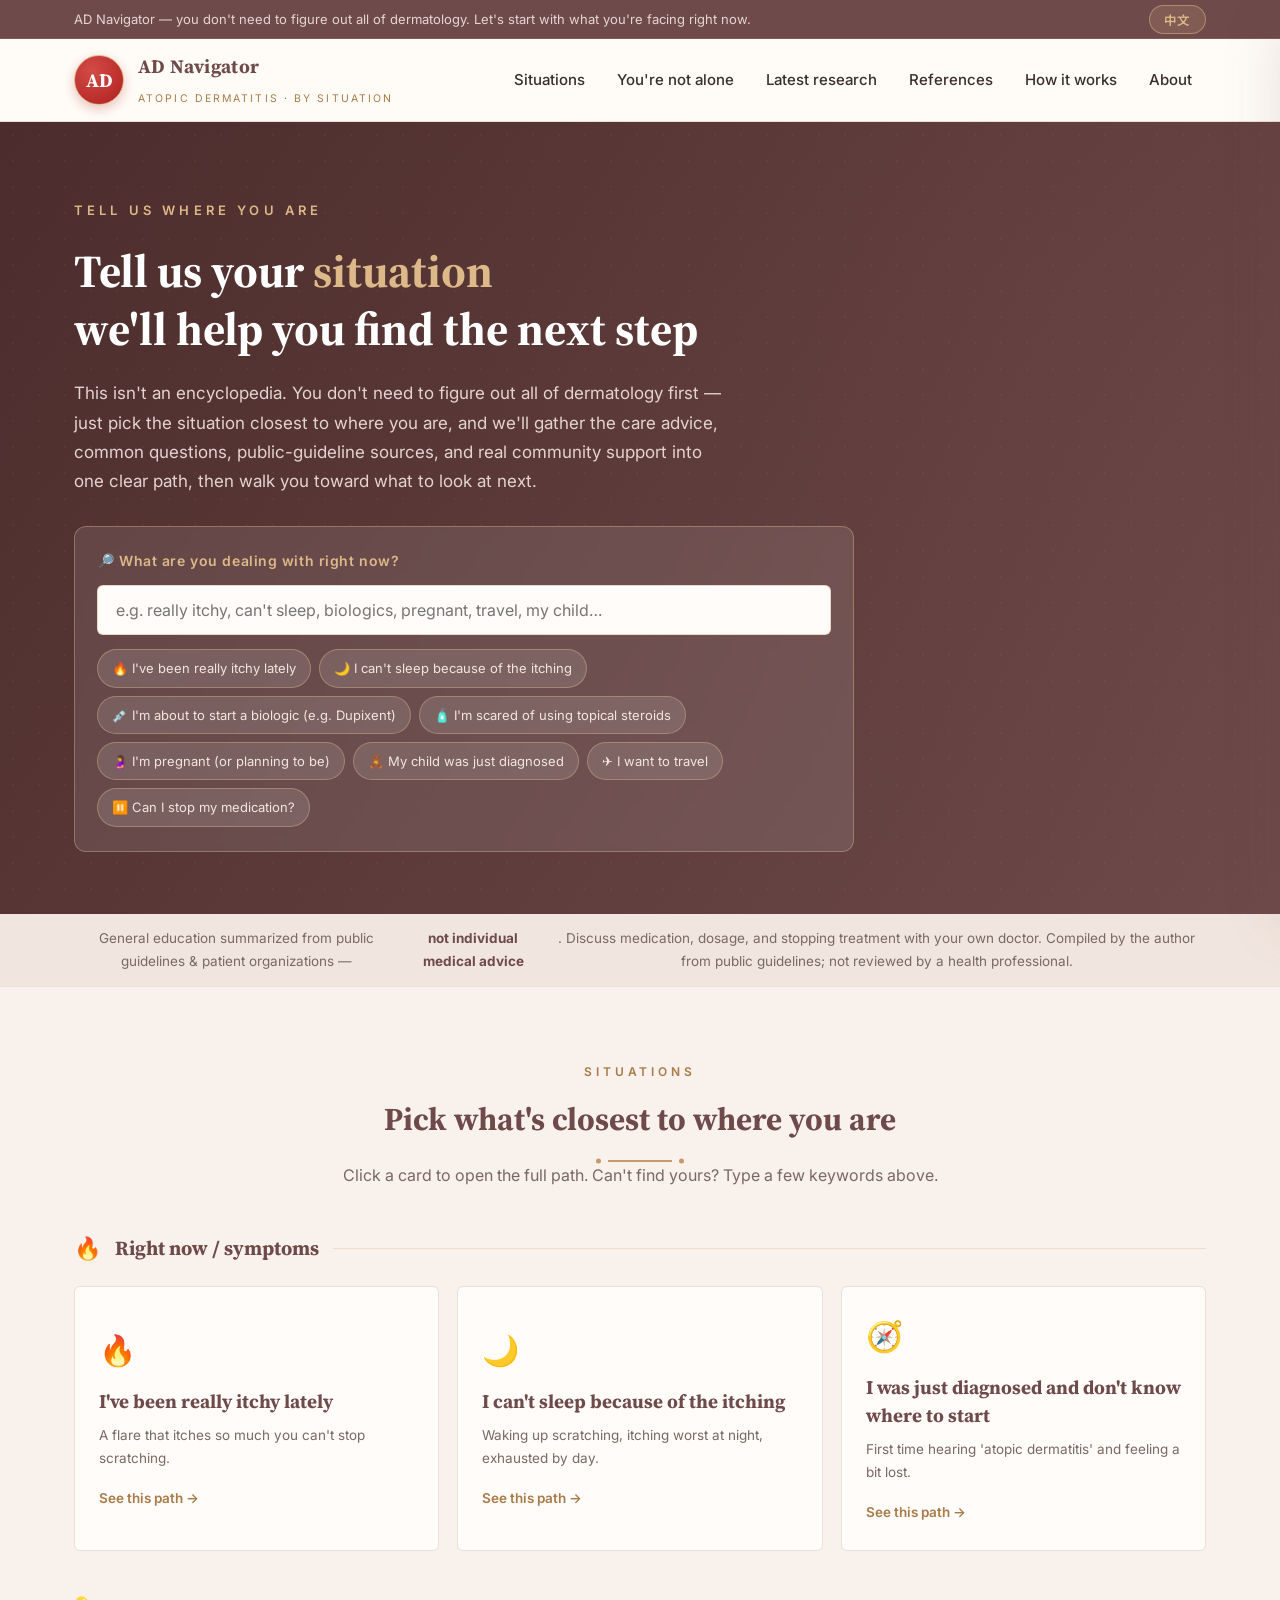
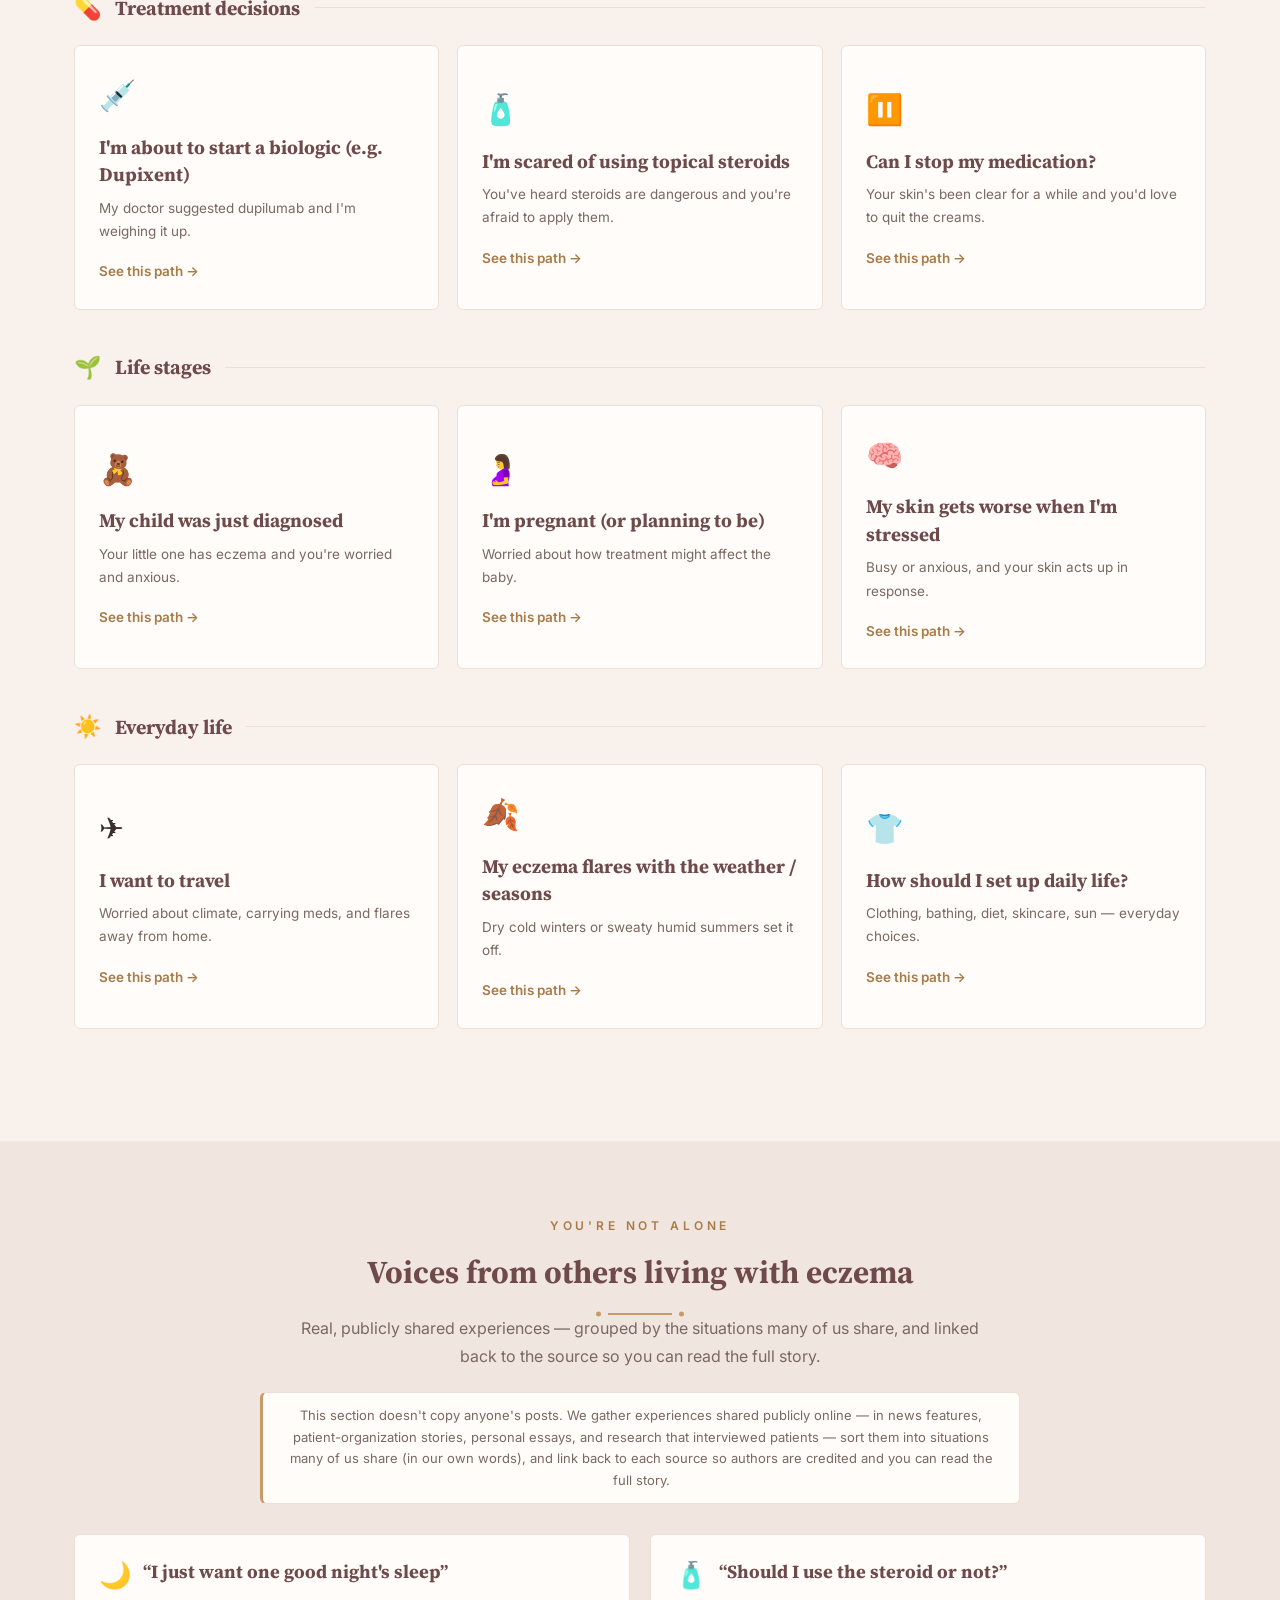
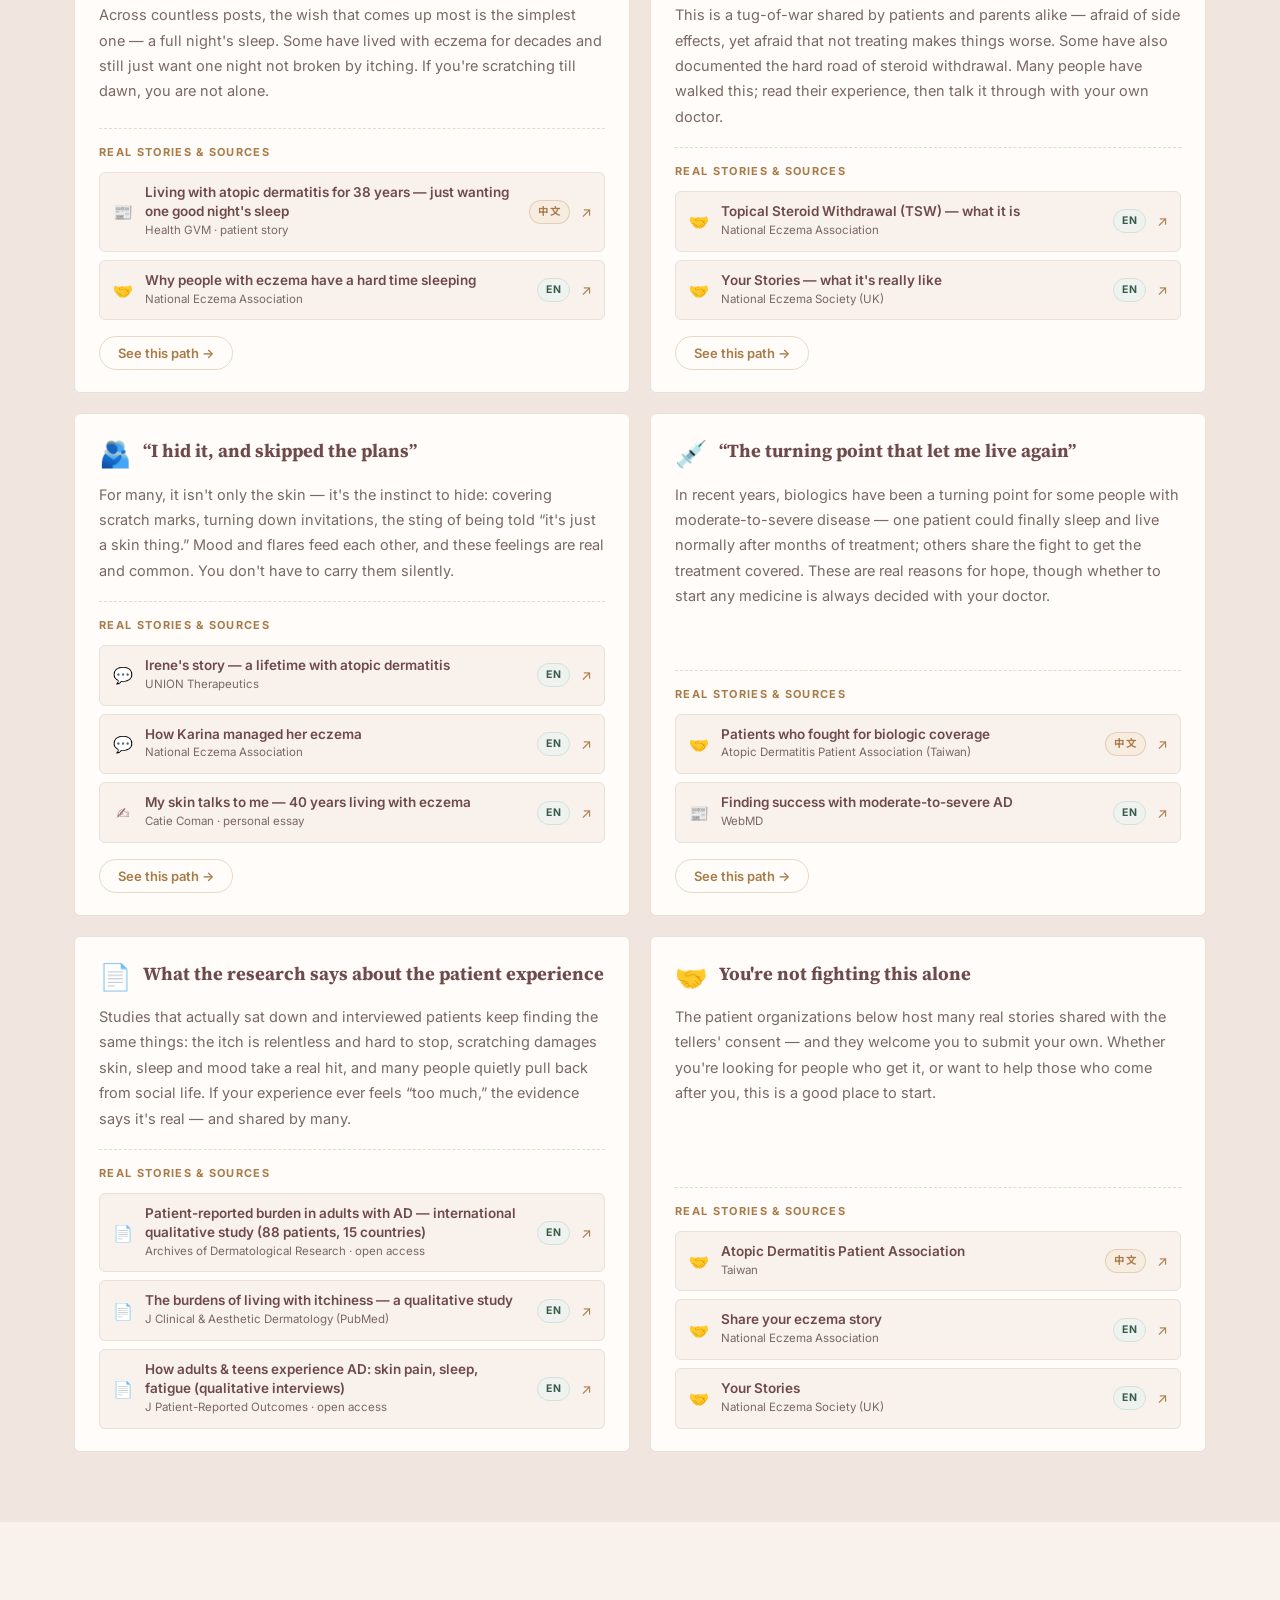
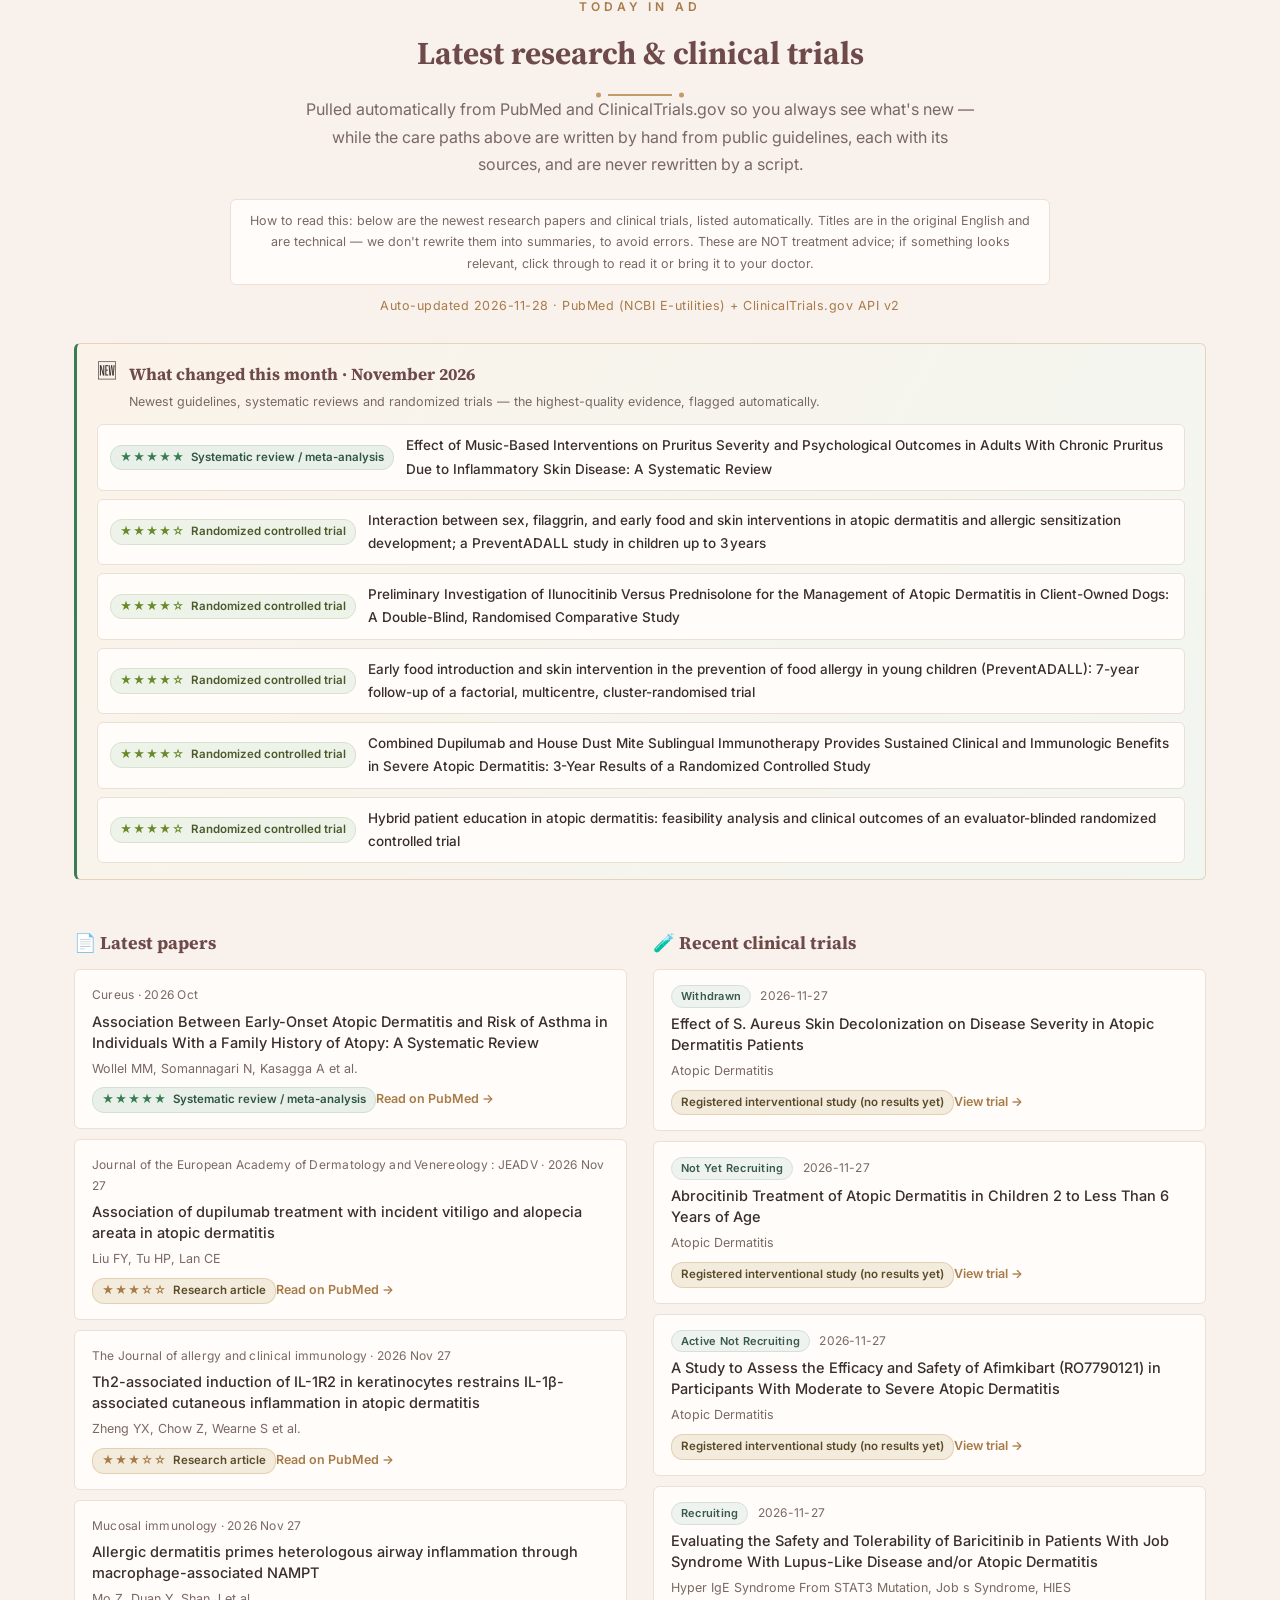
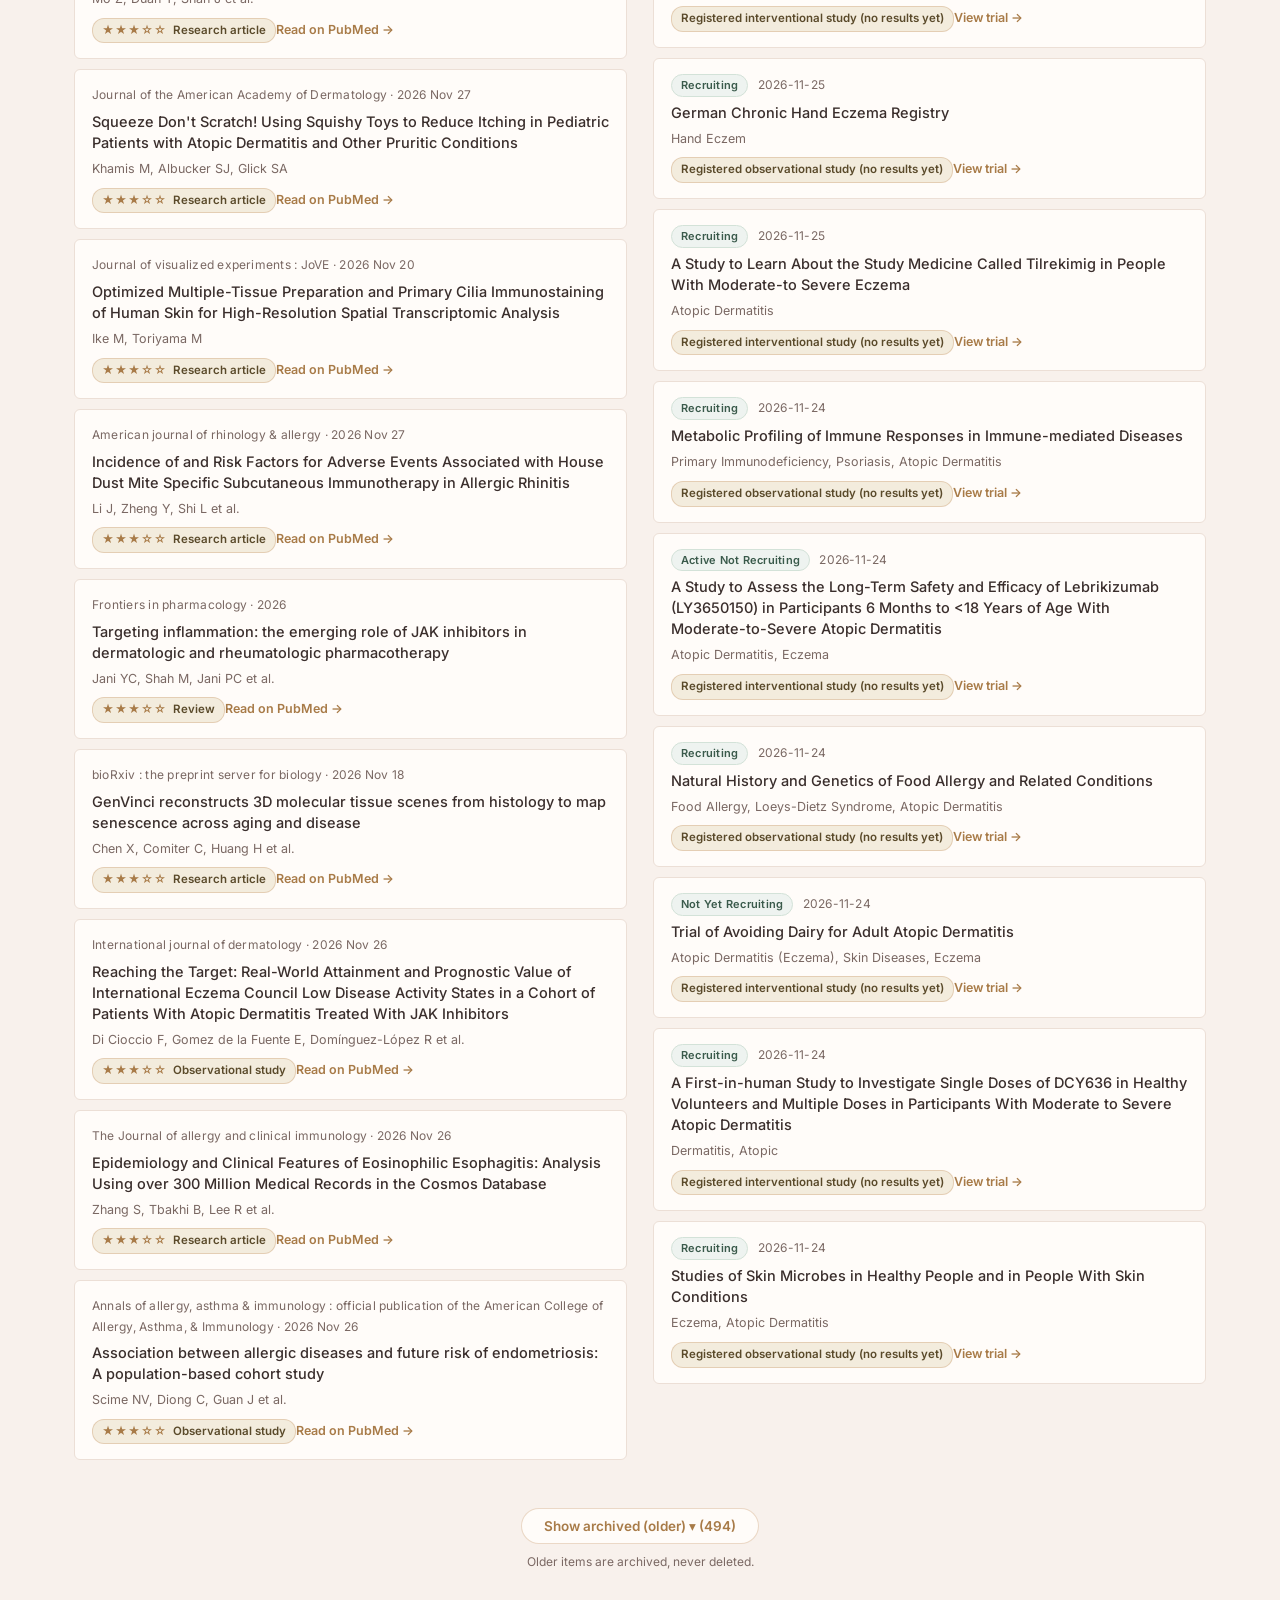
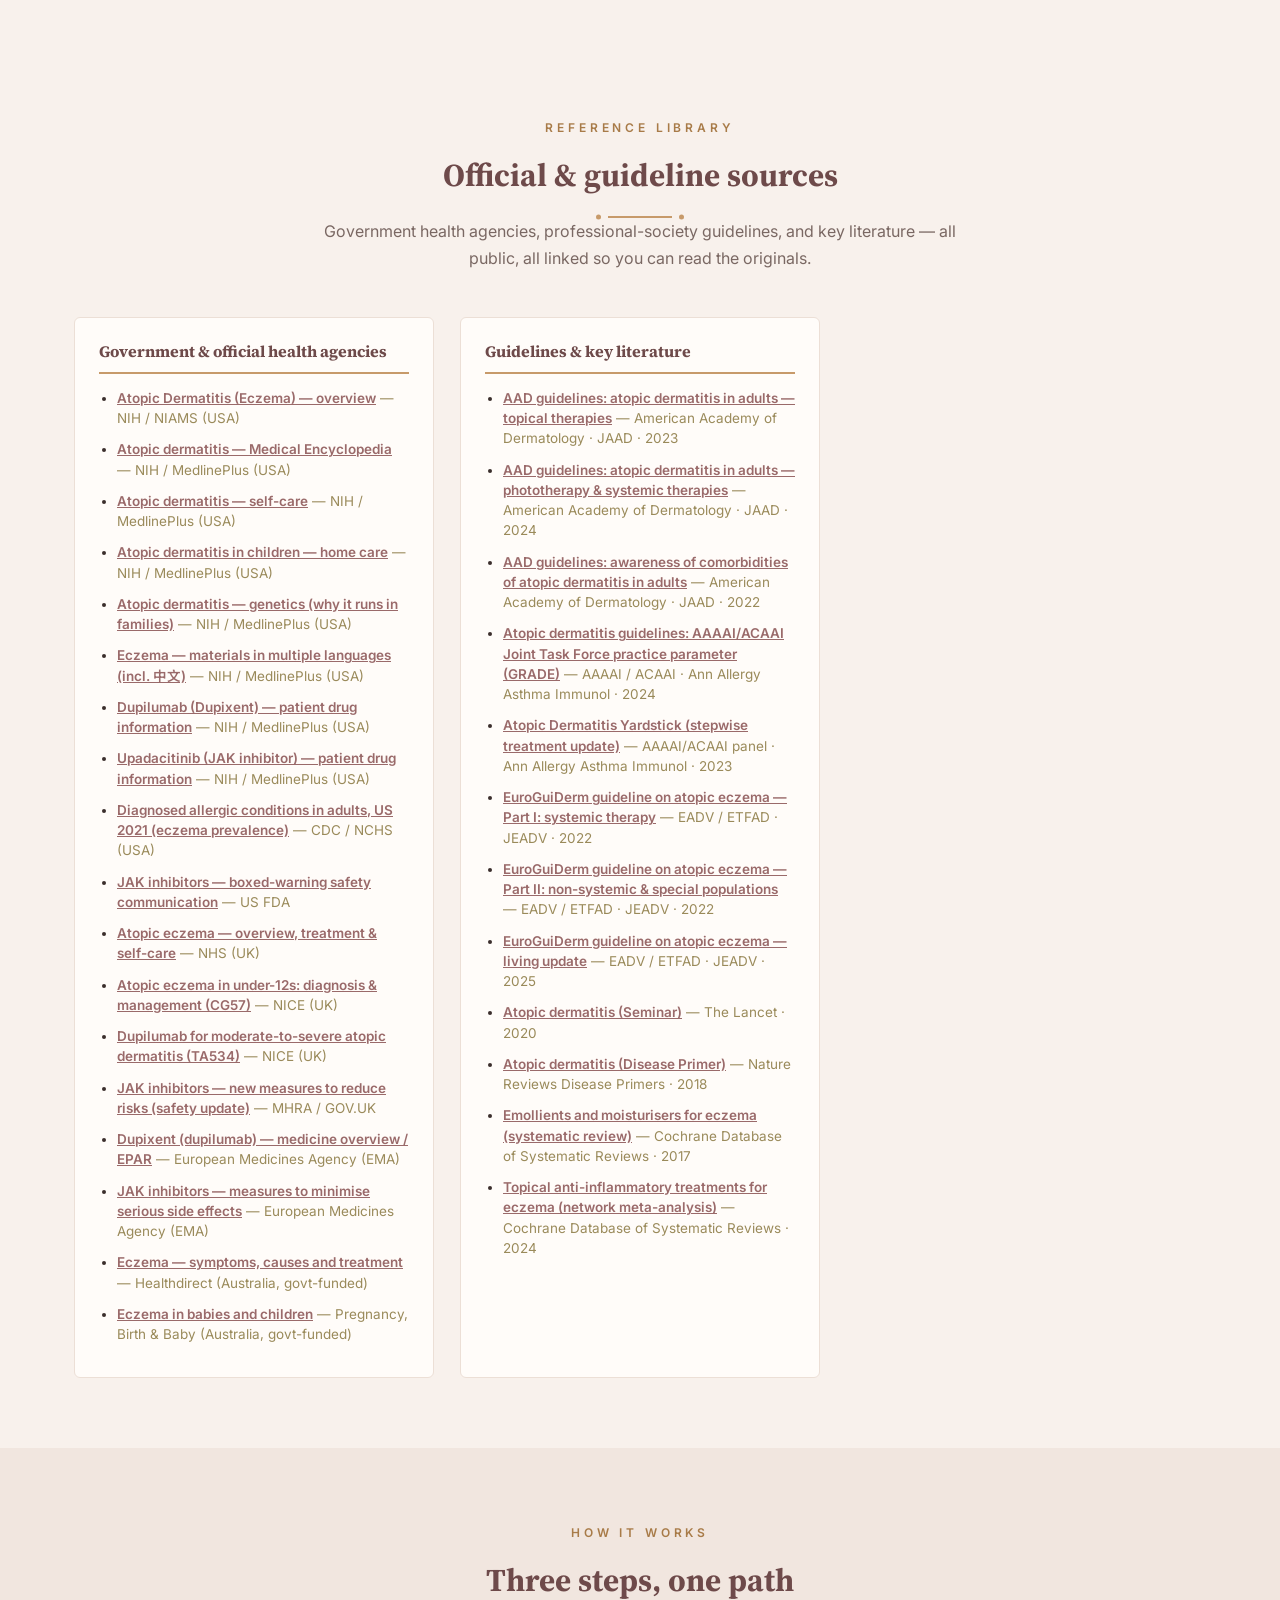
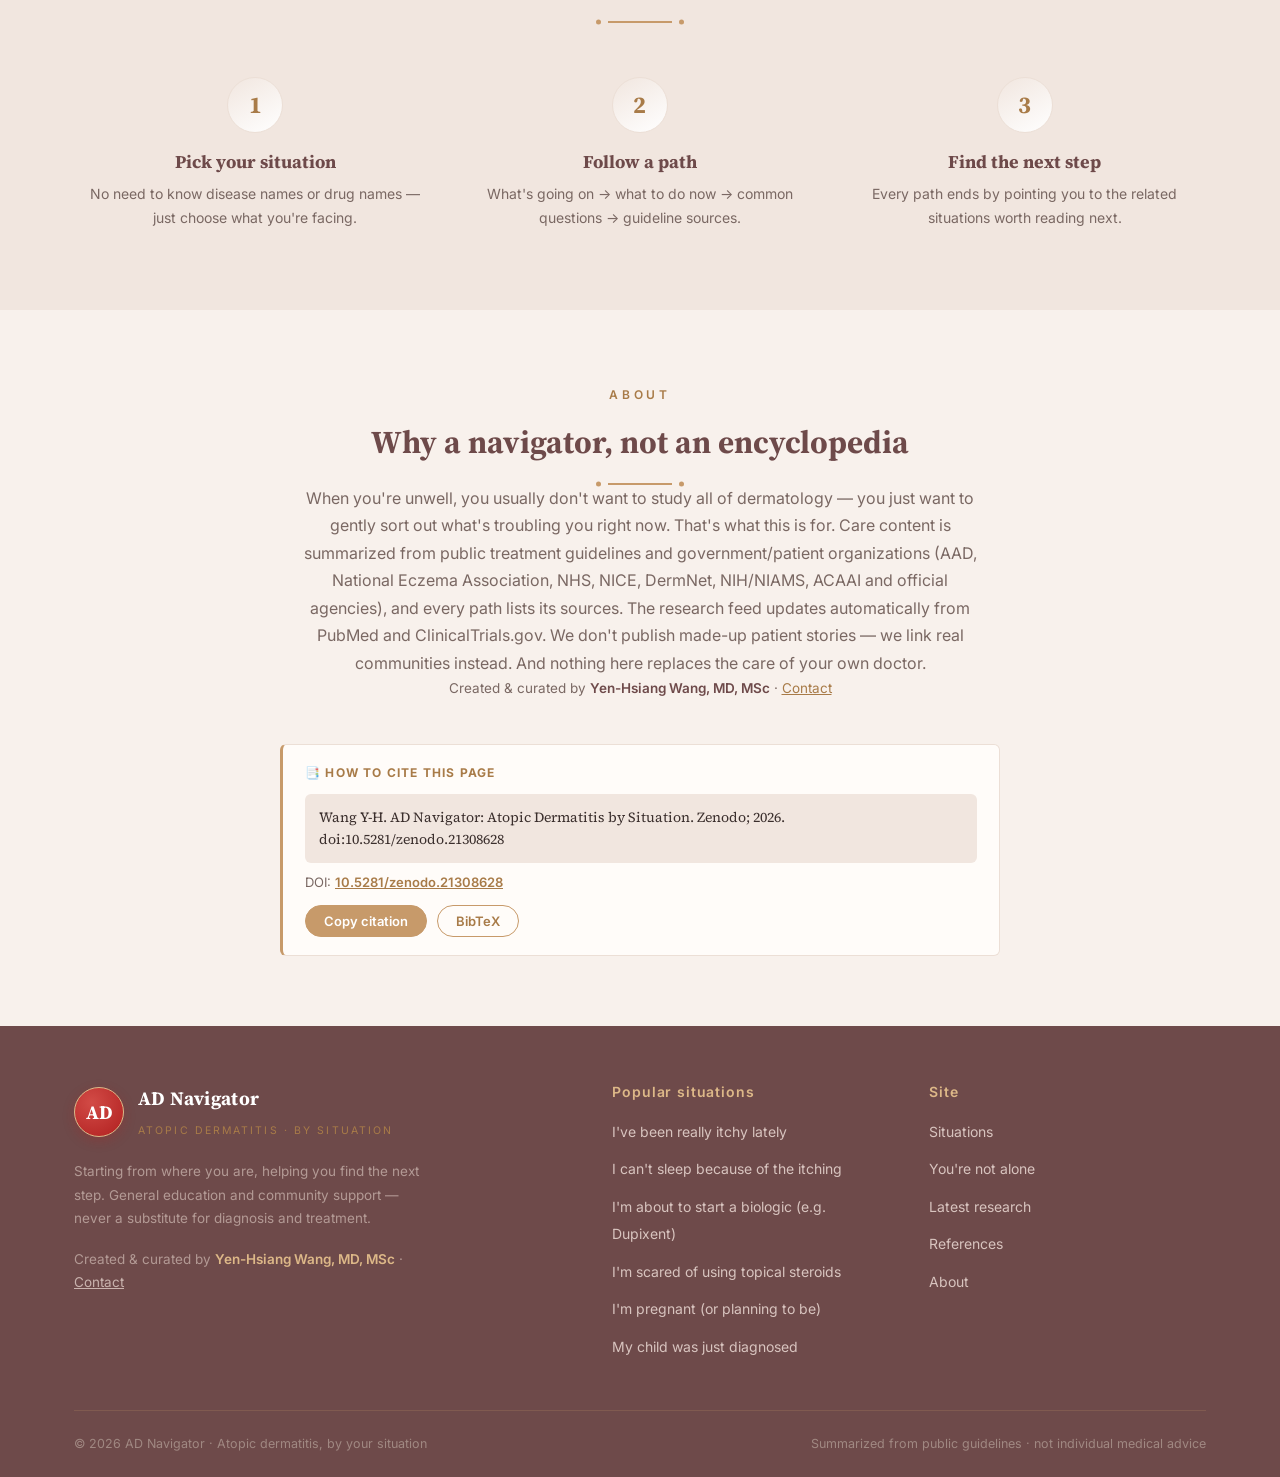
<file: index.html>
<!DOCTYPE html>
<html lang="en">
<head>
<meta charset="UTF-8" />
<meta name="viewport" content="width=device-width, initial-scale=1.0" />
<title>AD Navigator — Atopic Dermatitis, by your situation</title>
<meta name="description" content="Not an encyclopedia — a navigator. Pick your situation with eczema (atopic dermatitis) and get one clear, sourced path, in English or 繁體中文, plus a live feed of the latest research and official sources." />
<meta property="og:title" content="AD Navigator — Atopic Dermatitis, by your situation" />
<meta property="og:description" content="Pick where you are with eczema and get a clear, sourced path (EN / 中文) — plus live research and official government/guideline references." />
<meta property="og:type" content="website" />
<meta property="og:url" content="https://rogerking928.github.io/ad-navigator/" />
<meta name="theme-color" content="#6e4a4a" />
<link rel="canonical" href="https://rogerking928.github.io/ad-navigator/" />
<!-- Scholarly citation metadata (Highwire + Dublin Core) -->
<meta name="citation_title" content="AD Navigator: Atopic Dermatitis by Situation" />
<meta name="citation_author" content="Wang, Yen-Hsiang" />
<meta name="citation_publication_date" content="2026" />
<meta name="citation_doi" content="10.5281/zenodo.21308628" />
<meta name="citation_public_url" content="https://rogerking928.github.io/ad-navigator/" />
<meta name="DC.title" content="AD Navigator: Atopic Dermatitis by Situation" />
<meta name="DC.creator" content="Wang, Yen-Hsiang" />
<meta name="DC.date" content="2026" />
<meta name="DC.identifier" content="https://doi.org/10.5281/zenodo.21308628" />
<link rel="icon" href="favicon.svg" type="image/svg+xml" />
<link rel="preconnect" href="https://fonts.googleapis.com">
<link rel="preconnect" href="https://fonts.gstatic.com" crossorigin>
<link href="https://fonts.googleapis.com/css2?family=Inter:wght@400;500;600;700&family=Noto+Sans+TC:wght@400;500;700&family=Source+Serif+4:opsz,wght@8..60,600;8..60,700&display=swap" rel="stylesheet">
<link rel="stylesheet" href="assets/styles.css" />
</head>
<body>

<!-- topbar -->
<div class="topbar">
  <div class="wrap">
    <div data-i18n="topbar">AD Navigator</div>
    <div><button id="langBtn" class="lang-btn">中文</button></div>
  </div>
</div>

<!-- header -->
<header class="site-header">
  <div class="wrap nav">
    <div class="brand js-home">
      <span class="mark">AD</span>
      <span class="brand-text"><strong>AD Navigator</strong><span data-i18n="tagline">Atopic Dermatitis · by situation</span></span>
    </div>
    <nav class="nav-links">
      <a href="#scenarios" data-i18n="nav_scen">Situations</a>
      <a href="#voices" data-i18n="nav_voices">You're not alone</a>
      <a href="#latest" data-i18n="nav_latest">Latest research</a>
      <a href="#references" data-i18n="nav_refs">References</a>
      <a href="#how" data-i18n="nav_how">How it works</a>
      <a href="#about" data-i18n="nav_about">About</a>
    </nav>
  </div>
</header>

<!-- hero + finder -->
<section class="hero">
  <div class="wrap">
    <div class="hero-inner">
      <span class="eyebrow" data-i18n="hero_eyebrow">Tell us where you are</span>
      <h1 data-i18n-html="hero_h1">Tell us your <span class="accent">situation</span></h1>
      <p data-i18n="hero_p">This isn't an encyclopedia.</p>
      <div class="finder">
        <label data-i18n="finder_label">🔎 What are you dealing with right now?</label>
        <div class="search-wrap">
          <input id="scnSearch" type="text" placeholder="" autocomplete="off" />
          <div id="scnSuggest" class="suggest"></div>
        </div>
        <div class="quick" id="quickChips"></div>
      </div>
    </div>
  </div>
</section>

<!-- disclaimer -->
<div class="disclaimer-bar">
  <div class="wrap" data-i18n-html="disclaimer">⚕️ General education — not individual medical advice.</div>
</div>

<!-- scenarios -->
<section id="scenarios" class="section">
  <div class="wrap">
    <div class="section-head">
      <span class="eyebrow" data-i18n="scen_eyebrow">Situations</span>
      <h2 data-i18n="scen_h2">Pick what's closest to where you are</h2>
      <div class="gold-rule"></div>
      <p data-i18n="scen_p">Click a card to open the full path.</p>
    </div>
    <div id="scnContainer"></div>
    <div class="no-result" id="noResult" data-i18n="no_result">No matching situation.</div>
  </div>
</section>

<!-- you're not alone / patient voices -->
<section id="voices" class="section section--alt">
  <div class="wrap">
    <div class="section-head">
      <span class="eyebrow" data-i18n="voices_eye">You're not alone</span>
      <h2 data-i18n="voices_h2">Voices from others living with eczema</h2>
      <div class="gold-rule"></div>
      <p data-i18n="voices_p">Real, publicly shared experiences — grouped by situation, linked back to the source.</p>
    </div>
    <div class="voice-note" id="voiceNote"></div>
    <div class="voice-grid" id="voiceGrid"></div>
  </div>
</section>

<!-- latest research -->
<section id="latest" class="section">
  <div class="wrap">
    <div class="section-head">
      <span class="eyebrow" data-i18n="latest_eye">Today in AD</span>
      <h2 data-i18n="latest_h2">Latest research &amp; clinical trials</h2>
      <div class="gold-rule"></div>
      <p data-i18n="latest_p">Pulled automatically from PubMed and ClinicalTrials.gov.</p>
    </div>
    <div class="res-note" id="researchNote"></div>
    <div class="res-stamp" id="researchStamp"></div>
    <div class="res-grid" id="researchFeed"></div>
  </div>
</section>

<!-- references -->
<section id="references" class="section">
  <div class="wrap">
    <div class="section-head">
      <span class="eyebrow" data-i18n="refs_eye">Reference library</span>
      <h2 data-i18n="refs_h2">Official &amp; guideline sources</h2>
      <div class="gold-rule"></div>
      <p data-i18n="refs_p">Government health agencies, professional-society guidelines, and key literature.</p>
    </div>
    <div class="ref-grid" id="refsList"></div>
  </div>
</section>

<!-- how it works -->
<section id="how" class="section section--alt">
  <div class="wrap">
    <div class="section-head">
      <span class="eyebrow" data-i18n="how_eye">How it works</span>
      <h2 data-i18n="how_h2">Three steps, one path</h2>
      <div class="gold-rule"></div>
    </div>
    <div class="how-grid">
      <div class="how-card reveal"><div class="hn">1</div><h4 data-i18n="how_1t">Pick your situation</h4><p data-i18n="how_1p"></p></div>
      <div class="how-card reveal"><div class="hn">2</div><h4 data-i18n="how_2t">Follow a path</h4><p data-i18n="how_2p"></p></div>
      <div class="how-card reveal"><div class="hn">3</div><h4 data-i18n="how_3t">Find the next step</h4><p data-i18n="how_3p"></p></div>
    </div>
  </div>
</section>

<!-- about -->
<section id="about" class="section">
  <div class="wrap">
    <div class="section-head">
      <span class="eyebrow" data-i18n="about_eye">About</span>
      <h2 data-i18n="about_h2">Why a navigator, not an encyclopedia</h2>
      <div class="gold-rule"></div>
      <p data-i18n="about_p"></p>
      <p class="about-credit" data-i18n-html="foot_credit">Created &amp; curated by <b>Yen-Hsiang Wang, MD, MSc</b></p>
    </div>
    <div class="cite-box" id="citeBox"></div>
  </div>
</section>

<!-- path panel -->
<div class="path-overlay" id="pathOverlay"></div>
<aside class="path-panel" id="pathPanel" aria-hidden="true"></aside>

<!-- footer -->
<footer class="site-footer">
  <div class="wrap">
    <div class="footer-top">
      <div class="footer-brand">
        <div class="brand js-home">
          <span class="mark">AD</span>
          <span class="brand-text"><strong>AD Navigator</strong><span data-i18n="tagline">Atopic Dermatitis · by situation</span></span>
        </div>
        <p data-i18n="foot_tag">Starting from where you are.</p>
        <p class="footer-credit" data-i18n-html="foot_credit">Created &amp; curated by <b>Yen-Hsiang Wang, MD, MSc</b></p>
      </div>
      <div class="footer-col">
        <h4 data-i18n="foot_popular">Popular situations</h4>
        <ul id="footerScn"></ul>
      </div>
      <div class="footer-col">
        <h4 data-i18n="foot_site">Site</h4>
        <ul>
          <li><a href="#scenarios" data-i18n="nav_scen">Situations</a></li>
          <li><a href="#voices" data-i18n="nav_voices">You're not alone</a></li>
          <li><a href="#latest" data-i18n="nav_latest">Latest research</a></li>
          <li><a href="#references" data-i18n="nav_refs">References</a></li>
          <li><a href="#about" data-i18n="nav_about">About</a></li>
        </ul>
      </div>
    </div>
    <div class="footer-bottom">
      <span data-i18n="foot_copy">© 2026 AD Navigator</span>
      <span data-i18n="foot_note">Summarized from public guidelines · not individual medical advice</span>
    </div>
  </div>
</footer>

<script src="data/content.js"></script>
<script src="data/voices.js"></script>
<script src="data/research.js"></script>
<script src="data/references.js"></script>
<script src="assets/app.js"></script>
</body>
</html>
</file>
<file: assets/styles.css>
/* ============================================================
   AD Navigator — styles
   Design language carried over from "AD Journey":
   nude-rose palette — cream #f8f1ec + mauve-brown #6e4a4a + rose-gold #c79a6a
   ============================================================ */
:root{
  --pine:#6e4a4a; --pine-2:#815757; --pine-soft:#9a6a6a;
  --brass:#c79a6a; --brass-soft:#ddb888; --brass-deep:#a87b48;
  --clay:#b98a8a;
  --cream:#f8f1ec; --cream-2:#f1e6df; --paper:#fffcf9;
  --ink:#3a2e2c; --ink-soft:#7a6863;
  --line:#ecdfd6; --line-dark:rgba(199,154,106,.36);
  --serif:"Source Serif 4","Noto Serif TC",Georgia,"Times New Roman",serif;
  --sans:"Inter","Noto Sans TC",system-ui,-apple-system,"Segoe UI",sans-serif;
  --shadow:0 2px 10px rgba(110,74,74,.05),0 14px 36px rgba(110,74,74,.08);
  --shadow-lg:0 22px 56px rgba(110,74,74,.16);
  --radius:6px; --wrap:1180px;
}
*{box-sizing:border-box;}
html{scroll-behavior:smooth;}
body{margin:0;font-family:var(--sans);color:var(--ink);background:var(--cream);line-height:1.72;font-size:16px;-webkit-font-smoothing:antialiased;}
h1,h2,h3,h4{font-family:var(--serif);color:var(--pine);font-weight:700;line-height:1.4;}
a{color:var(--pine-soft);text-decoration:none;transition:color .2s;}
a:hover{color:var(--brass-deep);}
.wrap{max-width:var(--wrap);margin:0 auto;padding:0 24px;}
.muted{color:var(--ink-soft);}

/* buttons */
.btn{display:inline-flex;align-items:center;gap:8px;font-family:var(--sans);font-weight:600;font-size:15px;padding:12px 26px;border-radius:var(--radius);cursor:pointer;border:1px solid transparent;transition:all .22s;letter-spacing:.01em;}
.btn--gold{background:var(--brass);color:#fff;}
.btn--gold:hover{background:var(--brass-soft);color:var(--pine);transform:translateY(-2px);box-shadow:0 8px 20px rgba(176,138,79,.28);}
.btn--outline{background:transparent;border-color:var(--brass);color:var(--brass-deep);}
.btn--outline:hover{background:rgba(176,138,79,.14);}

/* section heads */
.gold-rule{width:64px;height:2px;background:var(--brass);margin:18px auto 0;position:relative;}
.gold-rule::before,.gold-rule::after{content:"";position:absolute;top:50%;width:5px;height:5px;background:var(--brass);border-radius:50%;transform:translateY(-50%);}
.gold-rule::before{left:-12px;} .gold-rule::after{right:-12px;}

/* topbar */
.topbar{background:var(--pine);color:#e6d6d2;font-size:13px;border-bottom:1px solid rgba(199,154,106,.22);}
.topbar .wrap{display:flex;justify-content:space-between;align-items:center;height:38px;}
.topbar a{color:#e6d6d2;} .topbar a:hover{color:var(--brass-soft);}
.topbar .lang{color:var(--brass-soft);font-weight:600;letter-spacing:.05em;}

/* header */
.site-header{background:rgba(255,253,249,.9);backdrop-filter:saturate(140%) blur(8px);border-bottom:1px solid var(--line);position:sticky;top:0;z-index:100;}
.nav{display:flex;align-items:center;justify-content:space-between;height:82px;}
.brand{display:flex;align-items:center;gap:14px;cursor:pointer;}
.brand .mark{width:50px;height:50px;border-radius:50%;background:radial-gradient(circle at 35% 30%,#d24b46,#b01f1f);display:grid;place-items:center;color:#fff;font-family:var(--serif);font-weight:700;font-size:19px;border:1.5px solid var(--brass-soft);flex-shrink:0;box-shadow:0 4px 12px rgba(176,31,31,.28);}
.brand .brand-text strong{font-family:var(--serif);font-size:19px;color:var(--pine);display:block;letter-spacing:.02em;}
.brand .brand-text span{font-size:10.5px;letter-spacing:.2em;color:var(--brass-deep);text-transform:uppercase;}
.nav-links{display:flex;gap:4px;align-items:center;}
.nav-links a{padding:10px 14px;font-size:15px;font-weight:500;color:var(--ink);border-radius:var(--radius);}
.nav-links a:hover{color:var(--brass-deep);}

/* hero */
.hero{position:relative;color:#eef3ef;overflow:hidden;background:linear-gradient(125deg,rgba(74,42,42,.95),rgba(110,74,74,.86)),radial-gradient(circle at 80% 18%,rgba(199,154,106,.24),transparent 46%),var(--pine);}
.hero::after{content:"";position:absolute;inset:0;background-image:radial-gradient(rgba(199,154,106,.13) 1px,transparent 1.4px);background-size:26px 26px;opacity:.5;pointer-events:none;}
.hero .wrap{position:relative;z-index:2;padding:74px 24px 62px;}
.hero-inner{max-width:780px;}
.hero .eyebrow{color:var(--brass-soft);letter-spacing:.32em;font-size:13px;font-weight:600;text-transform:uppercase;}
.hero h1{color:#fff;font-size:46px;line-height:1.28;margin:18px 0 20px;}
.hero h1 .accent{color:var(--brass-soft);}
.hero p{font-size:17px;color:#e4d4cf;max-width:660px;margin:0 0 30px;}

.finder{background:rgba(255,253,249,.1);border:1px solid rgba(221,184,136,.4);border-radius:12px;padding:22px 22px 24px;backdrop-filter:blur(3px);}
.finder label{display:block;font-size:14px;color:var(--brass-soft);font-weight:600;letter-spacing:.04em;margin-bottom:12px;}
.search-wrap{position:relative;}
.finder input{width:100%;font-family:var(--sans);font-size:16px;padding:14px 18px;border-radius:var(--radius);border:1px solid var(--line-dark);background:var(--paper);color:var(--ink);}
.finder input:focus{outline:none;border-color:var(--brass);box-shadow:0 0 0 3px rgba(199,154,106,.25);}
.suggest{display:none;position:absolute;top:calc(100% + 6px);left:0;right:0;background:var(--paper);border:1px solid var(--line-dark);border-radius:var(--radius);box-shadow:var(--shadow-lg);z-index:40;max-height:340px;overflow-y:auto;text-align:left;}
.suggest.open{display:block;}
.suggest-item{display:flex;align-items:center;gap:12px;padding:12px 16px;cursor:pointer;border-bottom:1px solid var(--line);}
.suggest-item:last-child{border-bottom:none;}
.suggest-item:hover{background:var(--cream-2);}
.suggest-item .si-ic{font-size:20px;flex-shrink:0;}
.suggest-item .si-t{font-weight:600;color:var(--pine);font-size:14.5px;}
.suggest-item .si-g{margin-left:auto;font-size:11.5px;color:var(--ink-soft);white-space:nowrap;}
.finder .quick{display:flex;flex-wrap:wrap;gap:8px;margin-top:14px;}
.quick-chip{font-size:13px;padding:7px 14px;border-radius:20px;background:rgba(255,253,249,.12);border:1px solid rgba(221,184,136,.4);color:#f3e6de;cursor:pointer;transition:all .2s;}
.quick-chip:hover{background:var(--brass);color:#fff;border-color:var(--brass);transform:translateY(-1px);}

/* language toggle */
.lang-btn{background:rgba(221,184,136,.16);border:1px solid rgba(221,184,136,.5);color:var(--brass-soft);font-family:var(--sans);font-weight:600;font-size:12.5px;letter-spacing:.06em;padding:4px 14px;border-radius:20px;cursor:pointer;transition:all .2s;}
.lang-btn:hover{background:var(--brass);color:#fff;border-color:var(--brass);}

/* disclaimer bar */
.disclaimer-bar{background:var(--cream-2);border-bottom:1px solid var(--line);}
.disclaimer-bar .wrap{display:flex;gap:12px;align-items:center;justify-content:center;padding:13px 24px;font-size:13.5px;color:var(--ink-soft);text-align:center;}
.disclaimer-bar b{color:var(--pine);}

/* sections */
.section{padding:70px 0;}
.section--alt{background:var(--cream-2);}
.section-head{text-align:center;margin-bottom:44px;}
.section-head .eyebrow{font-family:var(--sans);letter-spacing:.32em;font-size:12px;font-weight:600;color:var(--brass-deep);text-transform:uppercase;display:inline-block;margin-bottom:14px;}
.section-head h2{font-size:32px;margin:0 0 14px;}
.section-head p{color:var(--ink-soft);max-width:680px;margin:0 auto;}

/* scenario groups */
.group{margin-bottom:42px;}
.group-title{display:flex;align-items:center;gap:14px;margin:0 0 22px;font-family:var(--serif);font-size:20px;color:var(--pine);}
.group-title::after{content:"";flex:1;height:1px;background:var(--line);}
.group-title .g-ic{font-size:22px;}
.scn-grid{display:grid;grid-template-columns:repeat(3,1fr);gap:18px;}
.scn-card{background:var(--paper);border:1px solid var(--line);border-radius:var(--radius);padding:24px;transition:all .25s;position:relative;overflow:hidden;cursor:pointer;text-align:left;font:inherit;color:inherit;width:100%;}
.scn-card::before{content:"";position:absolute;top:0;left:0;right:0;height:3px;background:var(--brass);transform:scaleX(0);transform-origin:left;transition:transform .3s;}
.scn-card:hover{transform:translateY(-5px);box-shadow:var(--shadow);border-color:var(--line-dark);}
.scn-card:hover::before{transform:scaleX(1);}
.scn-card .ic{font-size:30px;margin-bottom:12px;display:block;}
.scn-card h3{font-size:19px;margin:0 0 8px;line-height:1.45;}
.scn-card p{font-size:13.5px;color:var(--ink-soft);margin:0 0 14px;}
.scn-card .go{font-size:13.5px;font-weight:600;color:var(--brass-deep);}
.scn-card .go::after{content:" →";transition:margin .2s;}
.scn-card:hover .go::after{margin-left:4px;}
.no-result{text-align:center;color:var(--ink-soft);padding:30px;display:none;}

/* patient voices — "you're not alone" */
.voice-note{max-width:760px;margin:-22px auto 30px;text-align:center;font-size:13px;color:var(--ink-soft);background:var(--paper);border:1px solid var(--line);border-left:3px solid var(--brass);border-radius:var(--radius);padding:12px 18px;line-height:1.65;}
.voice-grid{display:grid;grid-template-columns:repeat(2,1fr);gap:20px;}
.voice-card{display:flex;flex-direction:column;background:var(--paper);border:1px solid var(--line);border-radius:var(--radius);padding:24px 24px 22px;transition:box-shadow .25s,transform .25s,border-color .25s;}
.voice-card:hover{box-shadow:var(--shadow);border-color:var(--line-dark);transform:translateY(-3px);}
.voice-top{display:flex;align-items:flex-start;gap:12px;margin-bottom:12px;}
.voice-top .v-ic{font-size:26px;line-height:1.2;flex-shrink:0;}
.voice-top h3{font-size:18.5px;margin:0;line-height:1.4;}
.voice-say{margin:0 0 18px;font-size:14.5px;color:var(--ink-soft);line-height:1.75;}
.voice-stories{margin-top:auto;padding-top:14px;border-top:1px dashed var(--line-dark);}
.voice-stories .v-lbl{display:block;font-family:var(--sans);font-size:11px;font-weight:700;letter-spacing:.12em;text-transform:uppercase;color:var(--brass-deep);margin-bottom:10px;}
.voice-src{display:flex;align-items:center;gap:11px;padding:10px 12px;border:1px solid var(--line);border-radius:var(--radius);background:var(--cream);margin-bottom:8px;transition:all .2s;}
.voice-src:last-child{margin-bottom:0;}
.voice-src:hover{border-color:var(--brass);background:var(--paper);}
.vs-ic{flex-shrink:0;font-size:16px;line-height:1;width:22px;text-align:center;}
.vs-text{display:flex;flex-direction:column;min-width:0;flex:1;}
.vs-title{font-size:13.5px;font-weight:600;color:var(--pine);line-height:1.4;}
.vs-org{font-size:11.5px;color:var(--ink-soft);}
.vs-badge{flex-shrink:0;font-size:10.5px;font-weight:700;letter-spacing:.03em;padding:2px 8px;border-radius:12px;border:1px solid transparent;}
.vs-badge.vs-zh{background:#f6ece0;color:var(--brass-deep);border-color:var(--line-dark);}
.vs-badge.vs-en{background:#eef3f0;color:#3a5a4b;border-color:#d3e2d8;}
.vs-go{color:var(--brass-deep);font-size:14px;flex-shrink:0;}
.voice-path{align-self:flex-start;margin-top:16px;font-family:var(--sans);font-size:13px;font-weight:600;color:var(--brass-deep);background:transparent;border:1px solid var(--line-dark);border-radius:24px;padding:8px 18px;cursor:pointer;transition:all .2s;}
.voice-path::after{content:" →";transition:margin .2s;}
.voice-path:hover{background:var(--brass);color:#fff;border-color:var(--brass);}
.voice-path:hover::after{margin-left:3px;}

/* research feed */
.res-note{max-width:820px;margin:-24px auto 8px;text-align:center;font-size:12.5px;color:var(--ink-soft);background:var(--paper);border:1px solid var(--line);border-radius:var(--radius);padding:10px 16px;}
.res-stamp{text-align:center;font-size:12.5px;color:var(--brass-deep);letter-spacing:.04em;margin:10px 0 26px;}

/* reference library */
.ref-grid{display:grid;grid-template-columns:repeat(3,1fr);gap:26px;}
.ref-col{background:var(--paper);border:1px solid var(--line);border-radius:var(--radius);padding:22px 24px;}
.ref-col-title{font-size:16px;margin:0 0 14px;padding-bottom:10px;border-bottom:2px solid var(--brass);}
.ref-col .src-list{padding-left:18px;margin:0;}
.ref-col .src-list li{margin-bottom:11px;font-size:13.5px;line-height:1.5;}
.ref-col .src-list a{color:var(--pine-soft);font-weight:600;}
.ref-col .src-list a:hover{color:var(--brass-deep);}
.res-grid{display:grid;grid-template-columns:1fr 1fr;gap:26px;}
.res-col-title{font-size:18px;margin:0 0 14px;}
.res-list{display:flex;flex-direction:column;gap:10px;}
.res-card{display:block;background:var(--paper);border:1px solid var(--line);border-radius:var(--radius);padding:15px 17px;transition:all .2s;}
.res-card:hover{border-color:var(--brass);box-shadow:var(--shadow);transform:translateY(-2px);}
.res-meta{font-size:12px;color:var(--ink-soft);letter-spacing:.02em;margin-bottom:5px;}
.res-badge{display:inline-block;background:#eef3f0;color:#3a5a4b;border:1px solid #d3e2d8;border-radius:12px;padding:1px 9px;font-size:11px;font-weight:600;margin-right:6px;}
.res-title{font-size:14.5px;color:var(--ink);font-weight:500;line-height:1.45;}
.res-card:hover .res-title{color:var(--pine);}
.res-auth{font-size:12.5px;color:var(--ink-soft);margin-top:5px;}
.res-go{display:inline-block;margin-top:8px;font-size:12.5px;font-weight:600;color:var(--brass-deep);}
/* evidence-level badges */
.ev-badge{display:inline-flex;align-items:center;gap:6px;margin-top:8px;font-size:11.5px;font-weight:600;color:#5a4a2a;background:#f3ecdd;border:1px solid var(--line-dark);border-radius:12px;padding:2px 9px;}
.ev-stars{letter-spacing:1px;color:var(--brass-deep);}
.ev-5{background:#e9f0ea;border-color:#cfe0d3;color:#2f5540;} .ev-5 .ev-stars{color:#3a7d54;}
.ev-4{background:#eef3ea;border-color:#d8e2cf;color:#4a5a2a;} .ev-4 .ev-stars{color:#6a8a2a;}
.ev-3{background:#f3ecdd;} .ev-2{background:#faf0e6;color:#8a6a3a;} .ev-1{background:#f6efe8;color:#9a7a6a;}
/* what changed this month */
.res-highlights{grid-column:1/-1;background:linear-gradient(120deg,#fbf3ea,#f2f6f0);border:1px solid var(--line-dark);border-left:3px solid #3a7d54;border-radius:var(--radius);padding:16px 20px;margin-bottom:24px;}
.rh-head{display:flex;align-items:flex-start;gap:12px;margin-bottom:12px;}
.rh-icon{font-size:20px;line-height:1.1;}
.rh-title{font-family:var(--serif);font-size:17px;font-weight:700;color:var(--pine);}
.rh-sub{font-size:12.5px;color:var(--ink-soft);margin-top:2px;}
.rh-list{display:flex;flex-direction:column;gap:8px;}
.rh-item{display:flex;align-items:center;gap:12px;flex-wrap:wrap;padding:9px 12px;background:var(--paper);border:1px solid var(--line);border-radius:var(--radius);transition:all .2s;}
.rh-item:hover{border-color:var(--brass);box-shadow:var(--shadow);}
.rh-item .ev-badge{margin-top:0;flex-shrink:0;}
.rh-t{font-size:13.5px;color:var(--ink);font-weight:500;flex:1;min-width:180px;}
.res-toggle-wrap{grid-column:1/-1;display:flex;flex-direction:column;align-items:center;gap:8px;margin-top:22px;}
.res-toggle{font-family:var(--sans);font-size:13.5px;font-weight:600;color:var(--brass-deep);background:var(--paper);border:1px solid var(--line-dark);border-radius:24px;padding:9px 22px;cursor:pointer;transition:all .2s;}
.res-toggle:hover{background:var(--brass);color:#fff;border-color:var(--brass);}
.res-archive-note{font-size:12px;color:var(--ink-soft);}

/* how it works */
.how-grid{display:grid;grid-template-columns:repeat(3,1fr);gap:22px;}
.how-card{text-align:center;padding:10px;}
.how-card .hn{width:56px;height:56px;margin:0 auto 16px;border-radius:50%;background:linear-gradient(150deg,var(--cream-2),#fff);border:1px solid var(--line);display:grid;place-items:center;font-family:var(--serif);font-size:24px;color:var(--brass-deep);font-weight:700;}
.how-card h4{font-size:18px;margin:0 0 8px;}
.how-card p{font-size:14px;color:var(--ink-soft);margin:0;}

/* path panel */
.path-overlay{position:fixed;inset:0;background:rgba(58,46,44,.55);backdrop-filter:blur(3px);z-index:200;display:none;opacity:0;transition:opacity .25s;}
.path-overlay.open{display:block;opacity:1;}
.path-panel{position:fixed;top:0;right:0;bottom:0;width:min(680px,100%);background:var(--cream);z-index:210;transform:translateX(100%);transition:transform .32s cubic-bezier(.4,0,.2,1);overflow-y:auto;box-shadow:var(--shadow-lg);}
.path-panel.open{transform:none;}
.path-head{position:sticky;top:0;background:linear-gradient(120deg,var(--pine),var(--pine-2));color:#fff;padding:26px 34px 24px;z-index:5;}
.path-head .kicker{font-size:12px;letter-spacing:.22em;color:var(--brass-soft);text-transform:uppercase;font-weight:600;}
.path-head h2{color:#fff;font-size:26px;margin:8px 0 6px;line-height:1.34;}
.path-head .lead{color:#e4d4cf;font-size:14.5px;margin:0;}
.path-close{position:absolute;top:20px;right:24px;width:38px;height:38px;border-radius:50%;border:1px solid rgba(221,184,136,.5);background:rgba(255,255,255,.08);color:#fff;font-size:19px;cursor:pointer;display:grid;place-items:center;transition:all .2s;}
.path-close:hover{background:var(--brass);border-color:var(--brass);transform:rotate(90deg);}
.path-body{padding:28px 34px 60px;}
.path-foot{text-align:center;color:var(--ink-soft);font-size:13px;margin-top:24px;}

.pblock{margin-bottom:30px;}
.pblock .p-label{display:flex;align-items:center;gap:10px;font-family:var(--serif);font-size:19px;color:var(--pine);margin:0 0 14px;}
.pblock .p-label .num{width:28px;height:28px;border-radius:50%;background:var(--brass);color:#fff;font-family:var(--sans);font-size:14px;font-weight:700;display:grid;place-items:center;flex-shrink:0;}
.pblock .p-label .p-ic{font-size:20px;}

.plain-card{background:linear-gradient(120deg,#fbf3ea,#f3e3d2);border:1px solid var(--line-dark);border-radius:var(--radius);padding:18px 20px 18px;margin-bottom:26px;color:var(--pine);font-size:16px;font-weight:500;line-height:1.7;}
.plain-tag{display:block;font-family:var(--sans);font-size:11px;font-weight:700;letter-spacing:.14em;text-transform:uppercase;color:var(--brass-deep);margin-bottom:6px;}

.intro-card{background:var(--paper);border:1px solid var(--line);border-left:3px solid var(--brass);border-radius:var(--radius);padding:18px 20px;color:var(--ink-soft);font-size:15px;}
.step-list{list-style:none;margin:0;padding:0;counter-reset:st;}
.step-list li{position:relative;background:var(--paper);border:1px solid var(--line);border-radius:var(--radius);padding:16px 18px 16px 54px;margin-bottom:10px;font-size:14.5px;}
.step-list li::before{counter-increment:st;content:counter(st);position:absolute;left:16px;top:15px;width:26px;height:26px;border-radius:50%;background:var(--cream-2);color:var(--brass-deep);font-weight:700;font-size:13px;display:grid;place-items:center;border:1px solid var(--line-dark);}
.step-list li b{color:var(--pine);}

.faq-item{border:1px solid var(--line);border-radius:var(--radius);margin-bottom:10px;overflow:hidden;background:var(--paper);}
.faq-q{padding:15px 18px;font-weight:600;color:var(--pine);cursor:pointer;display:flex;justify-content:space-between;gap:12px;font-size:14.5px;}
.faq-q .tw{color:var(--brass);transition:transform .25s;flex-shrink:0;}
.faq-item.open .faq-q .tw{transform:rotate(45deg);}
.faq-a{max-height:0;overflow:hidden;transition:max-height .3s ease;color:var(--ink-soft);font-size:14px;}
.faq-item.open .faq-a{max-height:480px;}
.faq-a-inner{padding:0 18px 16px;}

.guide-card{background:#f3f0e8;border:1px solid #e6dfc4;border-radius:var(--radius);padding:16px 18px;font-size:13.5px;color:#6a5a2a;}
.src-list{margin:12px 0 0;padding-left:18px;}
.src-list li{margin-bottom:6px;font-size:13px;}
.src-list a{color:var(--brass-deep);font-weight:600;text-decoration:underline;}
.src-org{color:#9a8a5a;font-weight:400;}

.story-card{background:linear-gradient(150deg,var(--paper),var(--cream-2));border:1px solid var(--line);border-radius:var(--radius);padding:18px 20px;}
.story-by{display:flex;align-items:center;gap:12px;margin-bottom:10px;}
.story-by .av{width:42px;height:42px;border-radius:50%;background:linear-gradient(135deg,var(--pine-soft),var(--pine));color:var(--brass-soft);display:grid;place-items:center;font-family:var(--serif);font-size:18px;flex-shrink:0;}
.story-by b{display:block;font-size:14px;color:var(--pine);}
.story-by span{font-size:12.5px;color:var(--ink-soft);}
.story-card p{margin:0;font-size:14px;color:var(--ink-soft);font-style:italic;}
.story-note{display:block;margin-top:10px;font-size:11.5px;color:var(--ink-soft);font-style:normal;}

.flag-card{background:#fdeeec;border:1px solid #f3ccc6;border-radius:var(--radius);padding:16px 18px;font-size:14px;color:#9a3b30;}
.flag-card b{color:#b0281f;}
.flag-card ul{margin:8px 0 0;padding-left:20px;}
.flag-card li{margin-bottom:4px;}

.next-block{background:var(--pine);border-radius:var(--radius);padding:22px 24px;}
.next-block .p-label{color:#fff;}
.next-block .p-label .p-ic{color:var(--brass-soft);}
.next-chips{display:flex;flex-wrap:wrap;gap:10px;}
.next-chip{display:inline-flex;align-items:center;gap:8px;background:rgba(255,253,249,.1);border:1px solid rgba(221,184,136,.45);color:#f3e6de;padding:10px 16px;border-radius:24px;font-size:13.5px;cursor:pointer;transition:all .2s;font-family:var(--sans);}
.next-chip:hover{background:var(--brass);color:#fff;border-color:var(--brass);transform:translateY(-2px);}
.next-chip .nx-ic{font-size:16px;}

/* footer */
.site-footer{background:var(--pine);color:#d8c4bf;padding:56px 0 0;}
.footer-top{display:grid;grid-template-columns:1.8fr 1fr 1fr;gap:40px;padding-bottom:40px;border-bottom:1px solid rgba(199,154,106,.2);}
.footer-brand .brand .brand-text strong{color:#fff;}
.footer-brand p{font-size:13.5px;color:#b39a95;margin:18px 0 0;max-width:360px;}
.footer-credit{font-size:12.5px;color:#c9b3ae;margin-top:12px;}
.footer-credit b{color:var(--brass-soft);font-weight:600;}
.footer-credit a{color:#c9b3ae;text-decoration:underline;}
.footer-credit a:hover{color:var(--brass-soft);}
.about-credit{margin:20px auto 0;font-size:13.5px;color:var(--ink-soft);}
.about-credit b{color:var(--pine);font-weight:600;}
.about-credit a{color:var(--brass-deep);text-decoration:underline;}

/* cite this page */
.cite-box{max-width:720px;margin:26px auto 0;background:var(--paper);border:1px solid var(--line);border-left:3px solid var(--brass);border-radius:var(--radius);padding:18px 22px;text-align:left;}
.cite-label{font-family:var(--sans);font-size:12px;font-weight:700;letter-spacing:.1em;text-transform:uppercase;color:var(--brass-deep);margin-bottom:10px;}
.cite-text{font-family:"Source Serif 4",Georgia,serif;font-size:14px;color:var(--ink);line-height:1.6;background:var(--cream-2);border-radius:var(--radius);padding:12px 14px;word-break:break-word;}
.cite-doi{margin-top:8px;font-size:13px;color:var(--ink-soft);}
.cite-doi a{color:var(--brass-deep);font-weight:600;text-decoration:underline;}
.cite-actions{display:flex;gap:10px;margin-top:12px;flex-wrap:wrap;}
.cite-btn{font-family:var(--sans);font-size:13px;font-weight:600;color:#fff;background:var(--brass);border:1px solid var(--brass);border-radius:20px;padding:7px 18px;cursor:pointer;transition:all .2s;}
.cite-btn:hover{background:var(--brass-deep);border-color:var(--brass-deep);}
.cite-btn--ghost{background:transparent;color:var(--brass-deep);}
.cite-btn--ghost:hover{background:rgba(176,138,79,.12);color:var(--brass-deep);}
.footer-col h4{color:var(--brass-soft);font-size:14px;letter-spacing:.06em;margin:0 0 16px;font-family:var(--sans);font-weight:600;}
.footer-col ul{list-style:none;padding:0;margin:0;}
.footer-col ul li{margin-bottom:10px;}
.footer-col ul li a,.footer-col ul li span{color:#d8c4bf;font-size:14px;cursor:pointer;}
.footer-col ul li a:hover,.footer-col ul li span:hover{color:var(--brass-soft);}
.footer-bottom{display:flex;justify-content:space-between;align-items:center;padding:22px 0;font-size:12.5px;color:#a08882;flex-wrap:wrap;gap:10px;}

/* reveal */
.reveal{opacity:0;transform:translateY(18px);transition:opacity .7s ease,transform .7s ease;}
.reveal.in{opacity:1;transform:none;}

/* responsive */
@media (max-width:980px){
  .scn-grid{grid-template-columns:repeat(2,1fr);}
  .how-grid{grid-template-columns:1fr;gap:30px;}
  .res-grid{grid-template-columns:1fr;}
  .voice-grid{grid-template-columns:1fr;}
  .footer-top{grid-template-columns:1fr 1fr;}
}
@media (max-width:680px){
  .hero h1{font-size:31px;}
  .scn-grid{grid-template-columns:1fr;}
  .nav-links{display:none;}
  .path-head,.path-body{padding-left:22px;padding-right:22px;}
  .footer-top{grid-template-columns:1fr;gap:28px;}
  .section{padding:50px 0;}
}
</file>
